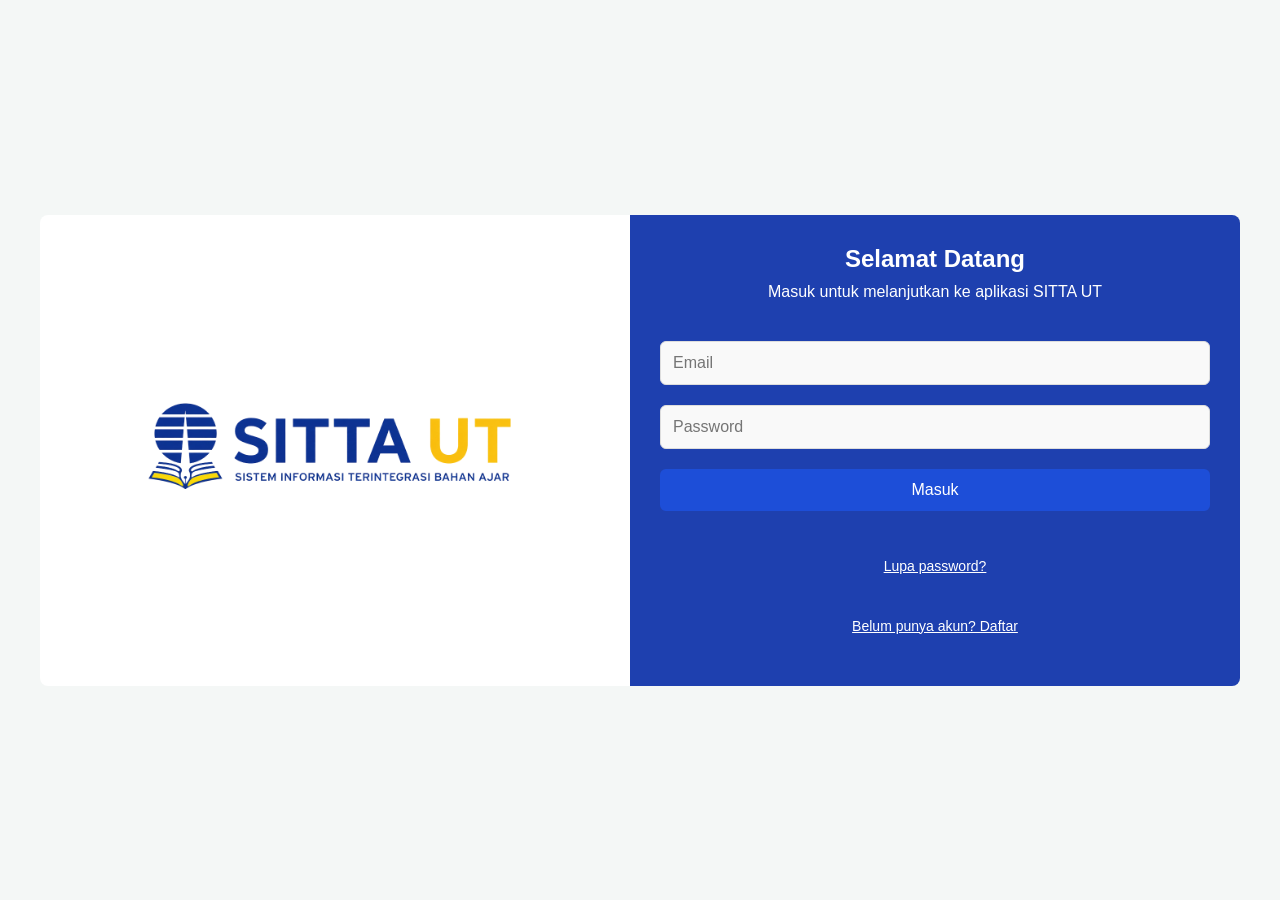
<file: index.html>
<!DOCTYPE html>
<html lang="id">

<head>
    <meta charset="UTF-8">
    <meta name="viewport" content="width=device-width, initial-scale=1.0">
    <title>Login - SITTA UT</title>
    <link rel="stylesheet" href="css/style.css">
</head>

<body>
    <!-- Main Container -->
    <div class="main-container">
        <!-- Left Side - White Background with Image and Logo -->
        <div class="left-side">
            <img src="img/logo-sitta-ut.png" alt="SITTA UT Logo" class="logo">
        </div>

        <!-- Right Side - Blue Background with Login Form -->
        <div class="right-side">
            <h2>Selamat Datang</h2>
            <p class="description">Masuk untuk melanjutkan ke aplikasi SITTA UT</p>
            <form id="login-form">
                <input type="email" id="email" placeholder="Email" required>
                <input type="password" id="password" placeholder="Password" required>
                <button type="submit">Masuk</button>
            </form>
            <!-- Alert box will be placed here, below the form -->
            <div id="login-alert" class="alert">
                <span id="alert-message"></span>
            </div>
            <div class="additional-links">
                <button id="forgot-password" onclick="showModal('forgot-password-modal')">Lupa password?</button>
                <button id="register" onclick="showModal('register-modal')">Belum punya akun? Daftar</button>
            </div>
        </div>
    </div>

    <!-- Modal for Lupa Password -->
    <div id="forgot-password-modal" class="modal">
        <div class="modal-content">
            <span class="close" onclick="closeModal('forgot-password-modal')">&times;</span>
            <h3>Lupa Password</h3>
            <p>Masukkan email untuk reset password.</p>
            <input type="email" placeholder="Email" id="reset-email">
            <button onclick="resetPassword()">Kirim</button>
        </div>
    </div>

    <!-- Modal for Daftar Akun Baru -->
    <div id="register-modal" class="modal">
        <div class="modal-content">
            <span class="close" onclick="closeModal('register-modal')">&times;</span>
            <h3>Daftar Akun Baru</h3>
            <form id="register-form">
                <input type="text" placeholder="Nama Lengkap" required>
                <input type="email" placeholder="Email" required>
                <input type="text" placeholder="NIP" required>
                <input type="password" placeholder="Password" required>
                <input type="password" placeholder="Re-Password" required>
                <button type="submit">Daftar</button>
            </form>
        </div>
    </div>

    <script src="js/index.js"></script>
</body>

</html>
</file>
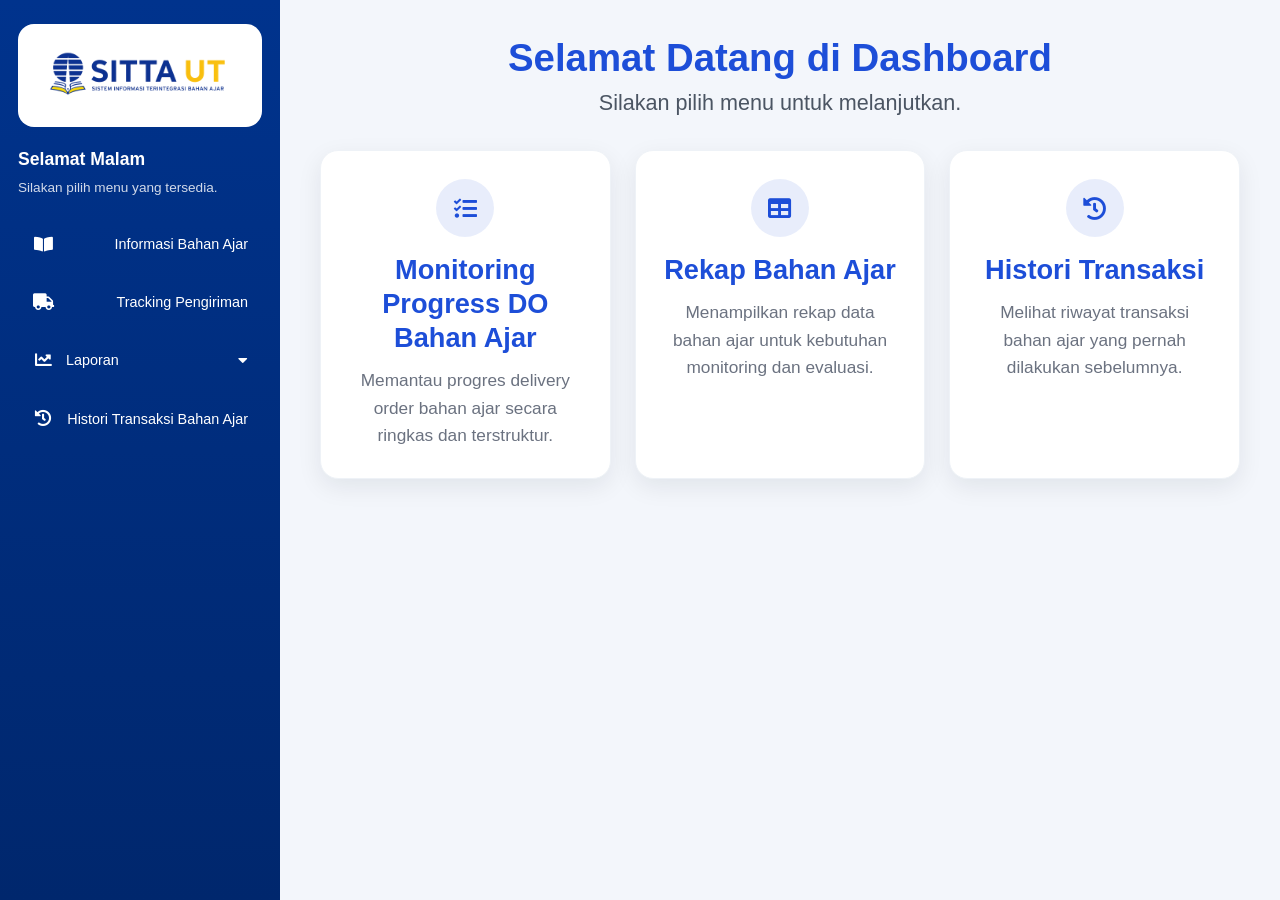
<file: dashboard.html>
<!DOCTYPE html>
<html lang="id">

<head>
    <meta charset="UTF-8">
    <meta name="viewport" content="width=device-width, initial-scale=1.0">
    <title>Dashboard - SITTA UT</title>
    <link rel="stylesheet" href="css/dashboard.css">
    <link rel="stylesheet" href="https://cdnjs.cloudflare.com/ajax/libs/font-awesome/5.15.4/css/all.min.css">
</head>

<body>
    <!-- Top Bar Mobile -->
    <header class="mobile-topbar">
        <div class="mobile-topbar-inner">
            <div class="mobile-logo-box">
                <img src="img/logo-sitta-ut.png" alt="Logo SITTA UT">
            </div>
            <button id="toggle-sidebar" class="mobile-menu-btn" type="button" aria-label="Buka menu">
                <i class="fas fa-bars"></i>
            </button>
        </div>
    </header>

    <!-- Overlay Mobile -->
    <div id="sidebar-overlay" class="sidebar-overlay"></div>

    <div class="dashboard-layout">
        <!-- Sidebar -->
        <aside id="sidebar" class="sidebar">
            <div class="sidebar-header desktop-only">
                <div class="logo-box">
                    <img src="img/logo-sitta-ut.png" alt="Logo SITTA UT">
                </div>
            </div>

            <div class="sidebar-greeting">
                <h2 id="greeting-message">Selamat Datang</h2>
                <p>Silakan pilih menu yang tersedia.</p>
            </div>

            <nav class="sidebar-nav">
                <ul>
                    <li>
                        <a href="stock.html">
                            <span class="menu-icon"><i class="fas fa-book-open"></i></span>
                            <span class="menu-text">Informasi Bahan Ajar</span>
                        </a>
                    </li>

                    <li>
                        <a href="tracking.html">
                            <span class="menu-icon"><i class="fas fa-truck"></i></span>
                            <span class="menu-text">Tracking Pengiriman</span>
                        </a>
                    </li>

                    <li class="has-submenu" id="laporan-menu">
                        <a href="#" class="menu-link">
                            <span class="menu-left">
                                <span class="menu-icon"><i class="fas fa-chart-line"></i></span>
                                <span class="menu-text">Laporan</span>
                            </span>
                            <span class="menu-caret"><i class="fas fa-caret-down"></i></span>
                        </a>

                        <ul class="submenu">
                            <li>
                                <a href="#">
                                    <span class="menu-icon"><i class="fas fa-tasks"></i></span>
                                    <span class="menu-text">Monitoring Progress DO Bahan Ajar</span>
                                </a>
                            </li>
                            <li>
                                <a href="#">
                                    <span class="menu-icon"><i class="fas fa-table"></i></span>
                                    <span class="menu-text">Rekap Bahan Ajar</span>
                                </a>
                            </li>
                        </ul>
                    </li>

                    <li>
                        <a href="#">
                            <span class="menu-icon"><i class="fas fa-history"></i></span>
                            <span class="menu-text">Histori Transaksi Bahan Ajar</span>
                        </a>
                    </li>
                </ul>
            </nav>
        </aside>

        <!-- Main Content -->
        <main class="main-content">
            <section class="page-header">
                <h1>Selamat Datang di Dashboard</h1>
                <p>Silakan pilih menu untuk melanjutkan.</p>
            </section>

            <section class="card-grid">
                <div class="dashboard-card">
                    <div class="card-icon">
                        <i class="fas fa-tasks"></i>
                    </div>
                    <h3>Monitoring Progress DO Bahan Ajar</h3>
                    <p>Memantau progres delivery order bahan ajar secara ringkas dan terstruktur.</p>
                </div>

                <div class="dashboard-card">
                    <div class="card-icon">
                        <i class="fas fa-table"></i>
                    </div>
                    <h3>Rekap Bahan Ajar</h3>
                    <p>Menampilkan rekap data bahan ajar untuk kebutuhan monitoring dan evaluasi.</p>
                </div>

                <div class="dashboard-card">
                    <div class="card-icon">
                        <i class="fas fa-history"></i>
                    </div>
                    <h3>Histori Transaksi</h3>
                    <p>Melihat riwayat transaksi bahan ajar yang pernah dilakukan sebelumnya.</p>
                </div>
            </section>
        </main>
    </div>

    <script src="js/dashboard.js"></script>
</body>

</html>
</file>
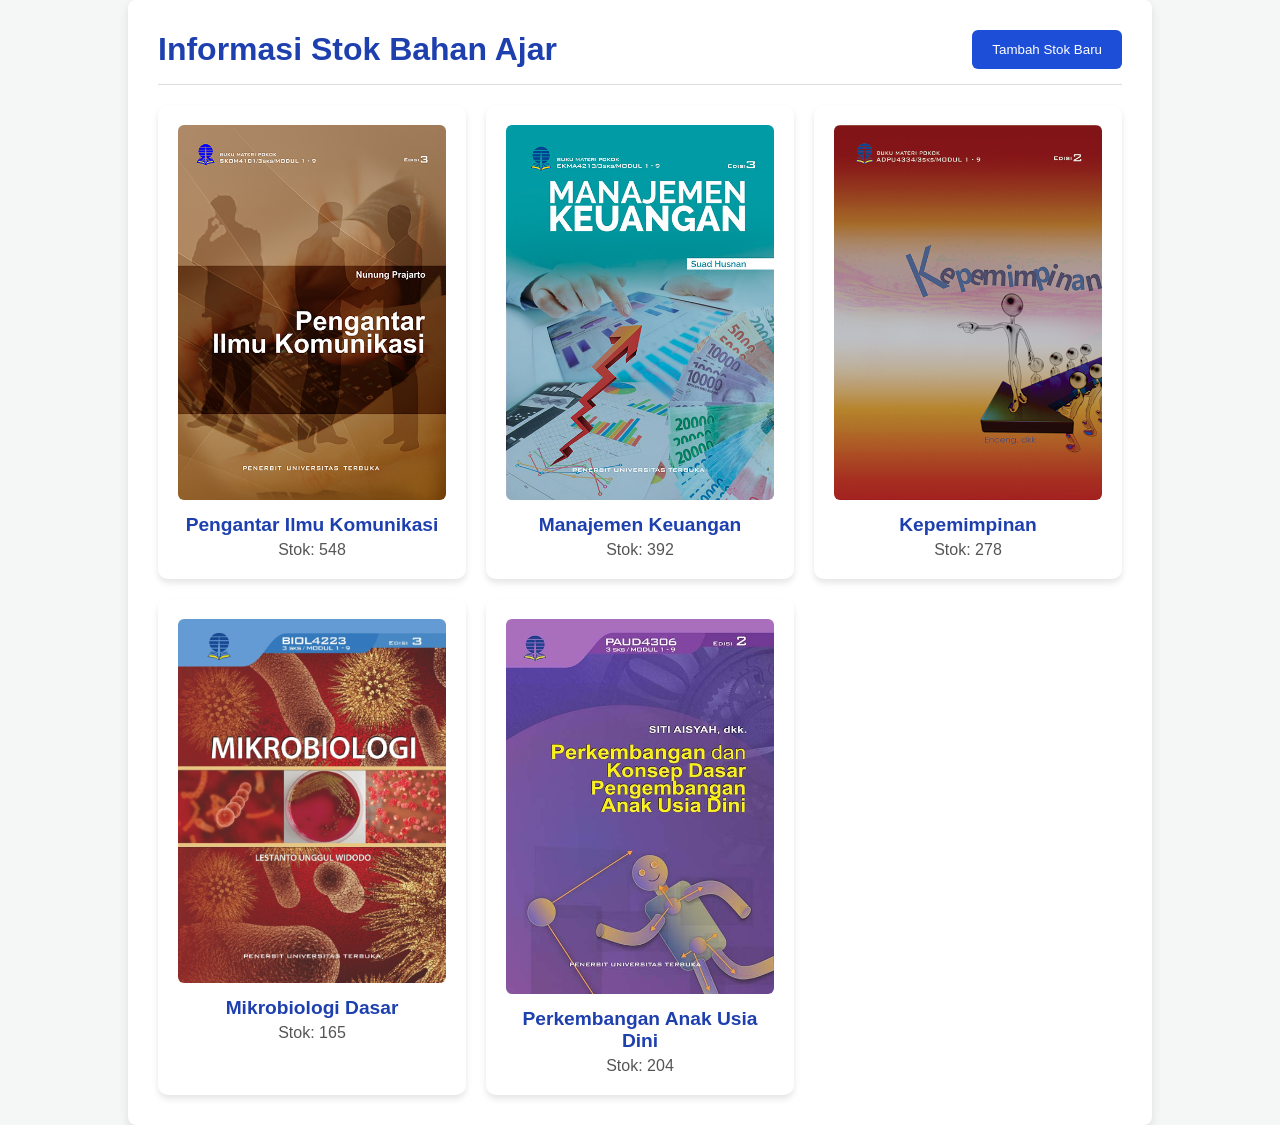
<file: stock.html>
<!DOCTYPE html>
<html lang="id">

<head>
    <meta charset="UTF-8">
    <meta name="viewport" content="width=device-width, initial-scale=1.0">
    <title>Informasi Stok Bahan Ajar</title>
    <link rel="stylesheet" href="css/stock.css">
</head>

<body>
    <div class="content-container">
        <header class="page-header">
            <h1>Informasi Stok Bahan Ajar</h1>
            <button id="add-stock" class="add-stock-btn">Tambah Stok Baru</button>
        </header>

        <div id="stock-list" class="stock-list">
            <!-- Dynamically generated stock cards will go here -->
        </div>
    </div>

    <!-- Modal for adding new stock -->
    <div id="add-stock-modal" class="modal">
        <div class="modal-content">
            <span class="close" onclick="closeModal()">&times;</span>
            <h3>Tambah Stok Baru</h3>
            <form id="add-stock-form">
                <input type="text" id="kode-lokasi" placeholder="Kode Lokasi" required>
                <input type="text" id="kode-barang" placeholder="Kode Barang" required>
                <input type="text" id="nama-barang" placeholder="Nama Barang" required>
                <input type="text" id="jenis-barang" placeholder="Jenis Barang" required>
                <input type="number" id="stok" placeholder="Stok" required>
                <input type="text" id="cover" placeholder="URL Cover Buku" required>
                <button type="submit">Tambah Stok</button>
            </form>
        </div>
    </div>

    <script src="js/stock.js"></script>
</body>

</html>
</file>
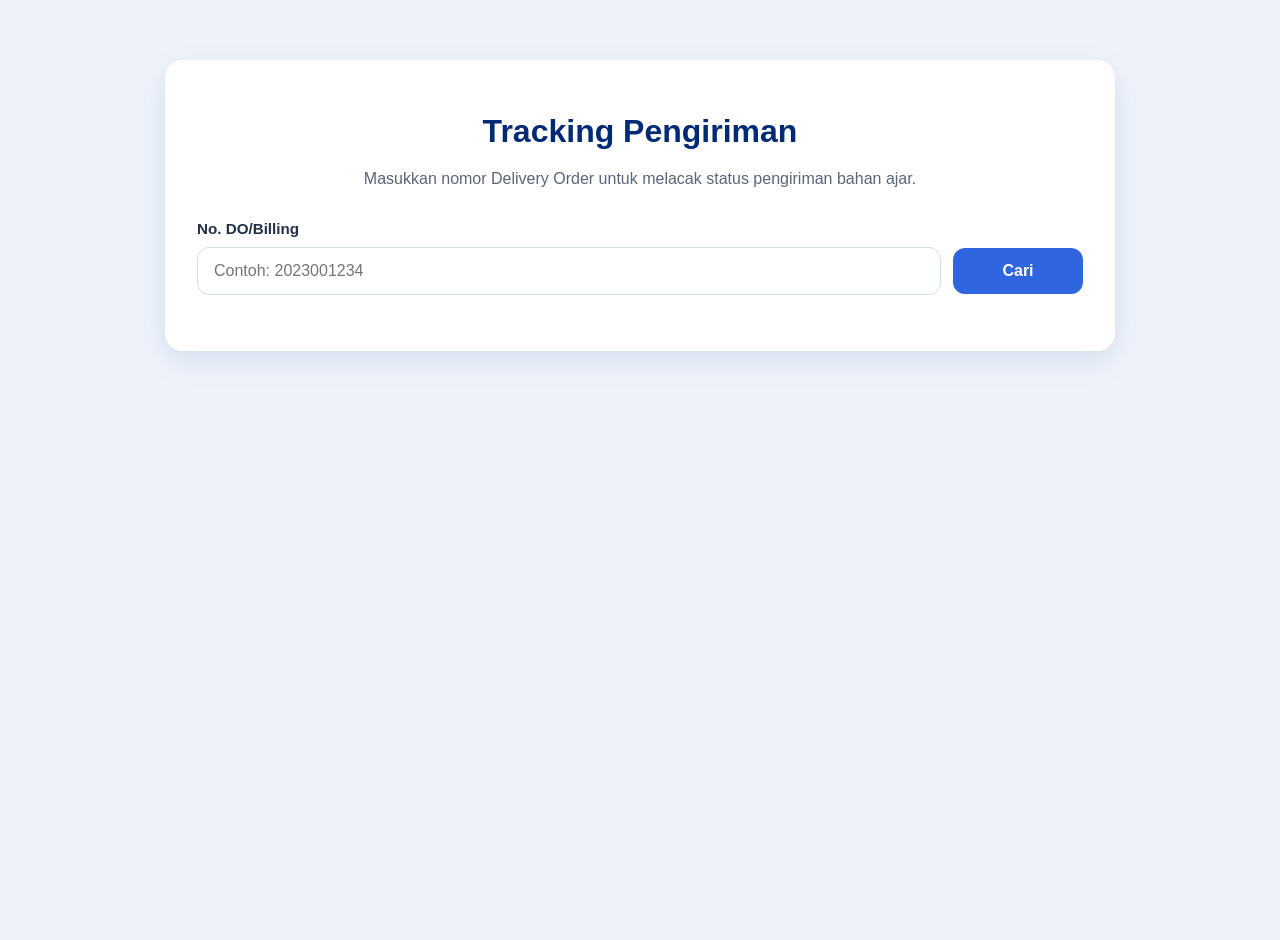
<file: tracking.html>
<!DOCTYPE html>
<html lang="id">

<head>
    <meta charset="UTF-8">
    <meta name="viewport" content="width=device-width, initial-scale=1.0">
    <title>Tracking Pengiriman - SITTA UT</title>
    <link rel="stylesheet" href="css/tracking.css">
</head>

<body class="tracking-page">

    <div class="tracking-wrapper">
        <div class="tracking-card">
            <div class="tracking-header">
                <h1>Tracking Pengiriman</h1>
                <p>Masukkan nomor Delivery Order untuk melacak status pengiriman bahan ajar.</p>
            </div>

            <div class="tracking-form">
                <label for="tracking-id">No. DO/Billing</label>
                <div class="tracking-form-row">
                    <input type="text" id="tracking-id" placeholder="Contoh: 2023001234">
                    <button type="button" id="track-btn">Cari</button>
                </div>
                <div id="tracking-alert" class="tracking-alert"></div>
            </div>

            <div id="tracking-result" class="tracking-result" style="display: none;">
                <!-- Kartu ringkasan -->
                <div class="shipment-card">
                    <div class="shipment-card-top">
                        <div>
                            <div class="shipment-label">Nama Mahasiswa</div>
                            <h2 id="tracking-name">-</h2>
                        </div>
                        <div class="shipment-status">
                            <span id="tracking-status-badge" class="status-badge">-</span>
                        </div>
                    </div>

                    <div class="shipment-info-grid">
                        <div class="info-box">
                            <span class="info-title">Nomor DO</span>
                            <strong id="tracking-no">-</strong>
                        </div>
                        <div class="info-box">
                            <span class="info-title">Ekspedisi</span>
                            <strong id="tracking-ekspedisi">-</strong>
                        </div>
                        <div class="info-box">
                            <span class="info-title">Tanggal Kirim</span>
                            <strong id="tracking-tanggal-kirim">-</strong>
                        </div>
                        <div class="info-box">
                            <span class="info-title">Jenis Paket</span>
                            <strong id="tracking-jenis-paket">-</strong>
                        </div>
                        <div class="info-box">
                            <span class="info-title">Total Pembayaran</span>
                            <strong id="tracking-total">-</strong>
                        </div>
                    </div>
                </div>

                <!-- Timeline -->
                <div class="timeline-section">
                    <h3>Perjalanan Paket</h3>
                    <div id="timeline-list" class="timeline-list"></div>
                </div>
            </div>
        </div>
    </div>

    <script src="js/tracking.js"></script>
</body>

</html>
</file>
<file: css/style.css>
/* Resetting default margins and paddings */
* {
    margin: 0;
    padding: 0;
    box-sizing: border-box;
}

/* Main container: Flex layout */
body {
    font-family: 'Arial', sans-serif;
    background-color: #f4f7f6;
    display: flex;
    justify-content: center;
    align-items: center;
    height: 100vh;
}

/* Layout - Left side and Right side */
.main-container {
    display: flex;
    width: 100%;
    max-width: 1200px;
    border-radius: 8px;
    overflow: hidden;
}

/* Left Side - White background with logo and text */
.left-side {
    background-color: #ffffff;
    color: #1e40af;
    display: flex;
    flex-direction: column;
    justify-content: center;
    align-items: center;
    flex: 1;
    padding: 20px;
    text-align: center;
}

.logo {
    width: 80%;
    max-width: 80%;
}

/* Right Side - Blue background with form */
.right-side {
    background-color: #1e40af;
    /* Blue color */
    color: white;
    padding: 30px;
    display: flex;
    flex-direction: column;
    justify-content: center;
    flex: 1;
    text-align: center;
}

h2 {
    margin-bottom: 10px;
    font-size: 24px;
    color: white;
}

.description {
    margin-bottom: 30px;
    font-size: 16px;
}

input[type="email"],
input[type="password"],
input[type="text"] {
    width: 100%;
    padding: 12px;
    margin: 10px 0;
    border: 1px solid #ddd;
    border-radius: 6px;
    font-size: 16px;
    background-color: #f9f9f9;
}

button {
    width: 100%;
    padding: 12px;
    margin: 10px 0;
    background-color: #1d4ed8;
    /* Darker blue */
    border: none;
    border-radius: 6px;
    color: white;
    font-size: 16px;
    cursor: pointer;
    transition: background-color 0.3s ease;
}

button:hover {
    background-color: #1e3a8a;
}

.additional-links {
    margin-top: 15px;
}

.additional-links button {
    background: none;
    color: white;
    border: none;
    text-decoration: underline;
    cursor: pointer;
    font-size: 14px;
    transition: color 0.3s ease;
}

.additional-links button:hover {
    color: #1d4ed8;
}

/* Styling for the alert box (now below the form) */
.alert {
    display: none;
    background-color: #f44336;
    color: white;
    padding: 12px;
    margin-top: 10px;
    border-radius: 6px;
    font-size: 14px;
}

/* Modal styles */
.modal {
    display: none;
    position: fixed;
    z-index: 1;
    left: 0;
    top: 0;
    width: 100%;
    height: 100%;
    background-color: rgba(0, 0, 0, 0.4);
    /* Background overlay */
    overflow: auto;
}

.modal-content {
    background-color: white;
    padding: 20px;
    border-radius: 8px;
    margin: 15% auto;
    width: 100%;
    max-width: 400px;
    /* Same width as login form */
    text-align: center;
}

.modal .close {
    color: #aaa;
    font-size: 28px;
    font-weight: bold;
    position: absolute;
    top: 10px;
    right: 15px;
}

.modal .close:hover,
.modal .close:focus {
    color: black;
    text-decoration: none;
    cursor: pointer;
}

/* Responsive design */
@media (max-width: 768px) {
    .main-container {
        flex-direction: column;
    }

    .left-side {
        padding: 10px;
        text-align: center;
    }

    .right-side {
        padding: 20px;
    }
}
</file>
<file: css/dashboard.css>
/* =========================
   RESET DASAR
========================= */
* {
    margin: 0;
    padding: 0;
    box-sizing: border-box;
}

:root {
    --ut-blue: #00338d;
    --ut-blue-dark: #00276d;
    --ut-blue-light: #1d4ed8;
    --ut-yellow: #f4b400;
    --bg-page: #f3f6fb;
    --bg-card: #ffffff;
    --text-dark: #1f2937;
    --text-muted: #6b7280;
    --border-soft: #e5e7eb;
    --shadow-soft: 0 8px 24px rgba(15, 23, 42, 0.08);
    --radius-lg: 18px;
    --radius-md: 14px;
    --radius-sm: 10px;
    --sidebar-width: 280px;
    --mobile-topbar-height: 88px;
    --font-size-lg: 1.4rem;
    /* Reduced size */
    --font-size-md: 1.1rem;
    /* Reduced size */
    --font-size-sm: 0.9rem;
    /* Reduced size */
}

/* =========================
   FONT SIZE - SEMUA
========================= */
body {
    font-family: Arial, sans-serif;
    background-color: var(--bg-page);
    color: var(--text-dark);
    min-height: 100vh;
    font-size: var(--font-size-md);
    /* Default font size, reduced */
}

/* =========================
   TOPBAR MOBILE
========================= */
.mobile-topbar {
    display: none;
    position: fixed;
    top: 0;
    left: 0;
    right: 0;
    height: var(--mobile-topbar-height);
    background: var(--ut-blue);
    z-index: 1200;
    box-shadow: 0 4px 14px rgba(0, 0, 0, 0.15);
}

.mobile-topbar-inner {
    height: 100%;
    display: flex;
    align-items: center;
    justify-content: space-between;
    padding: 14px 16px;
}

.mobile-logo-box {
    background: #fff;
    border-radius: 14px;
    padding: 10px 14px;
    display: inline-flex;
    align-items: center;
    box-shadow: 0 6px 18px rgba(0, 0, 0, 0.12);
}

.mobile-logo-box img {
    height: 42px;
    width: auto;
    display: block;
}

.mobile-menu-btn {
    border: none;
    background: transparent;
    color: #fff;
    font-size: 1.8rem;
    /* Slightly smaller */
    cursor: pointer;
    line-height: 1;
}

.mobile-menu-btn:hover {
    opacity: 0.9;
}

/* =========================
   LAYOUT UTAMA
========================= */
.dashboard-layout {
    display: flex;
    min-height: 100vh;
}

/* =========================
   SIDEBAR DESKTOP
========================= */
.sidebar {
    width: var(--sidebar-width);
    min-width: var(--sidebar-width);
    background: linear-gradient(180deg, var(--ut-blue) 0%, var(--ut-blue-dark) 100%);
    color: #fff;
    padding: 24px 18px;
    display: flex;
    flex-direction: column;
    gap: 22px;
    box-shadow: 4px 0 20px rgba(0, 0, 0, 0.08);
}

.sidebar-header {
    display: flex;
    align-items: center;
    justify-content: center;
}

.logo-box {
    width: 100%;
    background: #fff;
    border-radius: 16px;
    padding: 16px;
    display: flex;
    justify-content: center;
    align-items: center;
}

.logo-box img {
    max-width: 100%;
    height: auto;
    display: block;
}

.sidebar-greeting h2 {
    font-size: 1.1rem;
    /* Reduced font size */
    font-weight: 700;
    margin-bottom: 8px;
}

.sidebar-greeting p {
    font-size: 0.85rem;
    /* Reduced font size */
    line-height: 1.5;
    color: rgba(255, 255, 255, 0.82);
}

.sidebar-nav ul {
    list-style: none;
}

.sidebar-nav>ul>li {
    margin-bottom: 10px;
}

.sidebar-nav a {
    text-decoration: none;
    color: #fff;
    display: flex;
    align-items: center;
    justify-content: space-between;
    gap: 12px;
    padding: 14px 14px;
    border-radius: 12px;
    transition: background-color 0.25s ease, transform 0.2s ease;
    font-size: var(--font-size-sm);
    /* Reduced font size */
    font-weight: 500;
}

.sidebar-nav a:hover {
    background: rgba(255, 255, 255, 0.12);
    transform: translateX(2px);
}

.menu-left {
    display: flex;
    align-items: center;
    gap: 12px;
}

.menu-icon {
    width: 22px;
    display: inline-flex;
    justify-content: center;
    align-items: center;
    font-size: 1.05rem;
    flex-shrink: 0;
}

.menu-text {
    line-height: 1.4;
}

.menu-caret {
    font-size: 0.95rem;
    transition: transform 0.25s ease;
    flex-shrink: 0;
}

.has-submenu.open>.menu-link .menu-caret {
    transform: rotate(180deg);
}

/* =========================
   SUBMENU
========================= */
.submenu {
    list-style: none;
    display: none;
    padding-left: 18px;
    margin-top: 6px;
}

.has-submenu.open .submenu {
    display: block;
}

.submenu li {
    margin-bottom: 6px;
}

.submenu a {
    background: rgba(255, 255, 255, 0.06);
    padding: 12px 12px;
    font-size: var(--font-size-sm);
    /* Reduced font size */
    border-radius: 10px;
}

.submenu a:hover {
    background: rgba(255, 255, 255, 0.14);
}

/* =========================
   MAIN CONTENT
========================= */
.main-content {
    flex: 1;
    padding: 36px 40px;
    background: var(--bg-page);
    min-width: 0;
}

.page-header {
    text-align: center;
    margin-bottom: 34px;
}

.page-header h1 {
    font-size: 2.4rem;
    /* Reduced font size */
    color: var(--ut-blue-light);
    margin-bottom: 10px;
    font-weight: 700;
    line-height: 1.15;
}

.page-header p {
    font-size: 1.35rem;
    /* Reduced font size */
    color: #4b5563;
}

/* =========================
   CARD GRID
========================= */
.card-grid {
    display: grid;
    grid-template-columns: repeat(3, minmax(0, 1fr));
    gap: 24px;
    align-items: stretch;
}

.dashboard-card {
    background: var(--bg-card);
    border-radius: 18px;
    padding: 28px 24px;
    box-shadow: var(--shadow-soft);
    border: 1px solid #eef2f7;
    transition: transform 0.25s ease, box-shadow 0.25s ease;
    text-align: center;
}

.dashboard-card:hover {
    transform: translateY(-4px);
    box-shadow: 0 14px 30px rgba(15, 23, 42, 0.12);
}

.card-icon {
    width: 58px;
    height: 58px;
    margin: 0 auto 16px;
    border-radius: 50%;
    background: rgba(29, 78, 216, 0.1);
    color: var(--ut-blue-light);
    display: flex;
    align-items: center;
    justify-content: center;
    font-size: 1.45rem;
}

.dashboard-card h3 {
    color: var(--ut-blue-light);
    font-size: 1.7rem;
    /* Reduced font size */
    line-height: 1.25;
    margin-bottom: 12px;
    font-weight: 700;
}

.dashboard-card p {
    color: var(--text-muted);
    font-size: 1.08rem;
    /* Reduced font size */
    line-height: 1.6;
}

/* =========================
   OVERLAY MOBILE
========================= */
.sidebar-overlay {
    display: none;
}

/* =========================
   TABLET
========================= */
@media (max-width: 1200px) {
    .card-grid {
        grid-template-columns: repeat(2, minmax(0, 1fr));
    }

    .page-header h1 {
        font-size: 2.5rem;
    }

    .page-header p {
        font-size: 1.15rem;
    }
}

/* =========================
   MOBILE
========================= */
@media (max-width: 768px) {
    .mobile-topbar {
        display: block;
    }

    .desktop-only {
        display: none;
    }

    .dashboard-layout {
        display: block;
    }

    .sidebar {
        position: fixed;
        top: var(--mobile-topbar-height);
        left: 0;
        width: 280px;
        min-width: 280px;
        height: calc(100vh - var(--mobile-topbar-height));
        z-index: 1300;
        transform: translateX(-100%);
        transition: transform 0.28s ease;
        overflow-y: auto;
        padding-top: 20px;
    }

    .sidebar.open {
        transform: translateX(0);
    }

    .sidebar-overlay {
        position: fixed;
        top: var(--mobile-topbar-height);
        left: 0;
        right: 0;
        bottom: 0;
        background: rgba(15, 23, 42, 0.35);
        z-index: 1250;
    }

    .sidebar-overlay.show {
        display: block;
    }

    .main-content {
        padding: calc(var(--mobile-topbar-height) + 22px) 18px 24px;
    }

    .page-header {
        margin-bottom: 24px;
    }

    .page-header h1 {
        font-size: 2.3rem;
    }

    .page-header p {
        font-size: 1.1rem;
    }

    .card-grid {
        grid-template-columns: 1fr;
        gap: 18px;
    }

    .dashboard-card {
        padding: 22px 18px;
    }

    .dashboard-card h3 {
        font-size: 1.9rem;
    }

    .dashboard-card p {
        font-size: 1.05rem;
    }
}
</file>
<file: css/stock.css>
/* Reset default margins and paddings */
* {
    margin: 0;
    padding: 0;
    box-sizing: border-box;
}

/* Main body styling */
body {
    font-family: 'Arial', sans-serif;
    background-color: #f4f7f6;
    display: flex;
    justify-content: center;
    align-items: flex-start;
    min-height: 100vh;
    margin: 0;
}

/* Content container for stock information */
.content-container {
    background-color: white;
    width: 80%;
    max-width: 1200px;
    padding: 30px;
    border-radius: 8px;
    box-shadow: 0 4px 10px rgba(0, 0, 0, 0.1);
    text-align: center;
}

/* Header Section */
.page-header {
    margin-bottom: 20px;
    display: flex;
    justify-content: space-between;
    align-items: center;
    padding-bottom: 15px;
    border-bottom: 1px solid #ddd;
}

.page-header h1 {
    color: #1e40af;
    font-size: 2rem;
    font-weight: 600;
    display: flex;
    align-items: center;
}

.page-header img {
    width: 40px;
    /* SITTA Logo size */
    margin-right: 10px;
}

.add-stock-btn {
    background-color: #1d4ed8;
    color: white;
    padding: 12px 20px;
    border: none;
    border-radius: 6px;
    cursor: pointer;
}

.add-stock-btn:hover {
    background-color: #1e3a8a;
}

/* Grid layout for displaying stock cards */
.stock-list {
    display: grid;
    grid-template-columns: repeat(auto-fill, minmax(250px, 1fr));
    gap: 20px;
    margin-top: 20px;
}

/* Individual Stock Card */
.stock-card {
    background-color: #ffffff;
    box-shadow: 0 4px 6px rgba(0, 0, 0, 0.1);
    padding: 20px;
    border-radius: 10px;
    text-align: center;
    cursor: pointer;
    transition: transform 0.3s ease;
}

.stock-card:hover {
    transform: translateY(-5px);
}

.stock-card img {
    width: 100%;
    height: auto;
    border-radius: 6px;
    margin-bottom: 10px;
}

.stock-card h3 {
    font-size: 1.2rem;
    color: #1e40af;
    margin-bottom: 5px;
}

.stock-card p {
    color: #555;
    font-size: 1rem;
}

/* Modal Styling */
.modal {
    display: none;
    position: fixed;
    z-index: 1;
    left: 0;
    top: 0;
    width: 100%;
    height: 100%;
    background-color: rgba(0, 0, 0, 0.4);
    /* Background overlay */
    overflow: auto;
}

.modal-content {
    background-color: white;
    padding: 20px;
    border-radius: 8px;
    margin: 10% auto;
    width: 100%;
    max-width: 600px;
    text-align: left;
    box-shadow: 0 4px 8px rgba(0, 0, 0, 0.1);
}

.modal .close {
    color: #aaa;
    font-size: 28px;
    font-weight: bold;
    position: absolute;
    top: 10px;
    right: 15px;
}

.modal .close:hover,
.modal .close:focus {
    color: black;
    text-decoration: none;
    cursor: pointer;
}

.modal h3 {
    color: #1e40af;
    font-size: 1.5rem;
    font-weight: 600;
    margin-bottom: 20px;
}

.modal input,
.modal button {
    width: 100%;
    padding: 12px;
    margin-bottom: 15px;
    border: 1px solid #ddd;
    border-radius: 6px;
    font-size: 1rem;
}

.modal input[type="text"] {
    background-color: #f9f9f9;
}

.modal button {
    background-color: #1d4ed8;
    color: white;
    cursor: pointer;
}

.modal button:hover {
    background-color: #1e3a8a;
}

/* Responsive design */
@media (max-width: 768px) {
    .content-container {
        width: 90%;
    }

    .stock-list {
        grid-template-columns: repeat(auto-fill, minmax(150px, 1fr));
    }
}
</file>
<file: css/tracking.css>
/* =========================
   TRACKING PAGE
========================= */
.tracking-page {
    font-family: Arial, sans-serif;
    background: #eef3fb;
    margin: 0;
    min-height: 100vh;
    display: block;
}

.tracking-wrapper {
    max-width: 950px;
    margin: 40px auto;
    padding: 20px;
}

.tracking-card {
    background: #ffffff;
    border-radius: 18px;
    box-shadow: 0 10px 30px rgba(0, 42, 118, 0.10);
    padding: 32px;
}

.tracking-header {
    text-align: center;
    margin-bottom: 28px;
}

.tracking-header h1 {
    font-size: 2rem;
    color: #002A76;
    margin-bottom: 10px;
}

.tracking-header p {
    font-size: 1rem;
    color: #5b6577;
    line-height: 1.6;
}

.tracking-form {
    margin-bottom: 24px;
}

.tracking-form label {
    display: block;
    font-size: 0.95rem;
    font-weight: 600;
    color: #22304a;
    margin-bottom: 10px;
}

.tracking-form-row {
    display: flex;
    gap: 12px;
    align-items: center;
}

.tracking-form-row input {
    flex: 1;
    padding: 14px 16px;
    border: 1px solid #d6ddea;
    border-radius: 12px;
    font-size: 1rem;
    outline: none;
    transition: 0.2s ease;
}

.tracking-form-row input:focus {
    border-color: #2f66e0;
    box-shadow: 0 0 0 3px rgba(47, 102, 224, 0.12);
}

.tracking-form-row button {
    min-width: 130px;
    padding: 14px 18px;
    background: #2f66e0;
    color: #fff;
    border: none;
    border-radius: 12px;
    font-size: 1rem;
    font-weight: 600;
    cursor: pointer;
    transition: 0.2s ease;
}

.tracking-form-row button:hover {
    background: #1f4fbe;
}

.tracking-alert {
    display: none;
    margin-top: 14px;
    padding: 12px 14px;
    border-radius: 10px;
    font-size: 0.95rem;
    font-weight: 500;
}

.tracking-alert.error {
    display: block;
    background: #ffe4e4;
    color: #b42318;
    border: 1px solid #f3b0b0;
}

.tracking-alert.success {
    display: block;
    background: #e6f7eb;
    color: #137a3b;
    border: 1px solid #b7e4c7;
}

.tracking-result {
    margin-top: 20px;
}

.shipment-card {
    background: linear-gradient(135deg, #0f47c6 0%, #002A76 100%);
    color: #fff;
    border-radius: 20px;
    padding: 24px;
    margin-bottom: 30px;
    box-shadow: 0 10px 24px rgba(0, 42, 118, 0.20);
}

.shipment-card-top {
    display: flex;
    justify-content: space-between;
    align-items: flex-start;
    gap: 16px;
    margin-bottom: 20px;
}

.shipment-label {
    font-size: 0.9rem;
    opacity: 0.9;
    margin-bottom: 8px;
}

.shipment-card h2 {
    margin: 0;
    font-size: 1.8rem;
    color: #fff;
}

.status-badge {
    display: inline-block;
    padding: 10px 14px;
    border-radius: 999px;
    font-size: 0.9rem;
    font-weight: 700;
    background: rgba(255,255,255,0.18);
    border: 1px solid rgba(255,255,255,0.25);
    white-space: nowrap;
}

.status-badge.dalam-perjalanan {
    background: #fff3cd;
    color: #8a5a00;
    border-color: #ffe08a;
}

.status-badge.dikirim {
    background: #dbeafe;
    color: #1d4ed8;
    border-color: #bfd5ff;
}

.status-badge.selesai {
    background: #dcfce7;
    color: #166534;
    border-color: #b7ebc3;
}

.shipment-info-grid {
    display: grid;
    grid-template-columns: repeat(2, minmax(0, 1fr));
    gap: 14px;
}

.info-box {
    background: rgba(255,255,255,0.10);
    border: 1px solid rgba(255,255,255,0.12);
    border-radius: 14px;
    padding: 14px 16px;
}

.info-title {
    display: block;
    font-size: 0.85rem;
    opacity: 0.9;
    margin-bottom: 6px;
}

.info-box strong {
    font-size: 1rem;
    color: #fff;
}

.timeline-section h3 {
    font-size: 1.35rem;
    color: #002A76;
    margin-bottom: 20px;
}

.timeline-list {
    position: relative;
    margin-left: 14px;
    padding-left: 22px;
    border-left: 3px solid #d6e4ff;
}

.timeline-item {
    position: relative;
    padding: 0 0 22px 18px;
}

.timeline-item:last-child {
    padding-bottom: 0;
}

.timeline-dot {
    position: absolute;
    left: -31px;
    top: 6px;
    width: 16px;
    height: 16px;
    background: #f4c542;
    border: 3px solid #fff;
    box-shadow: 0 0 0 2px #f4c542;
    border-radius: 50%;
}

.timeline-content {
    background: #f8fbff;
    border: 1px solid #e0ebff;
    border-radius: 14px;
    padding: 14px 16px;
    box-shadow: 0 4px 14px rgba(0, 42, 118, 0.05);
}

.timeline-time {
    font-size: 0.88rem;
    font-weight: 700;
    color: #2f66e0;
    margin-bottom: 6px;
}

.timeline-text {
    font-size: 0.97rem;
    color: #2d3748;
    line-height: 1.5;
}

/* RESPONSIVE */
@media (max-width: 768px) {
    .tracking-wrapper {
        margin: 20px auto;
        padding: 14px;
    }

    .tracking-card {
        padding: 22px 18px;
        border-radius: 14px;
    }

    .tracking-header h1 {
        font-size: 1.7rem;
    }

    .tracking-form-row {
        flex-direction: column;
        align-items: stretch;
    }

    .tracking-form-row button {
        width: 100%;
        min-width: auto;
    }

    .shipment-card-top {
        flex-direction: column;
    }

    .shipment-card h2 {
        font-size: 1.5rem;
    }

    .shipment-info-grid {
        grid-template-columns: 1fr;
    }

    .timeline-list {
        margin-left: 8px;
        padding-left: 18px;
    }

    .timeline-dot {
        left: -27px;
        width: 14px;
        height: 14px;
    }
}

@media (max-width: 480px) {
    .tracking-header h1 {
        font-size: 1.5rem;
    }

    .tracking-header p {
        font-size: 0.95rem;
    }

    .timeline-text {
        font-size: 0.92rem;
    }

    .info-box strong {
        font-size: 0.95rem;
    }
}
</file>
